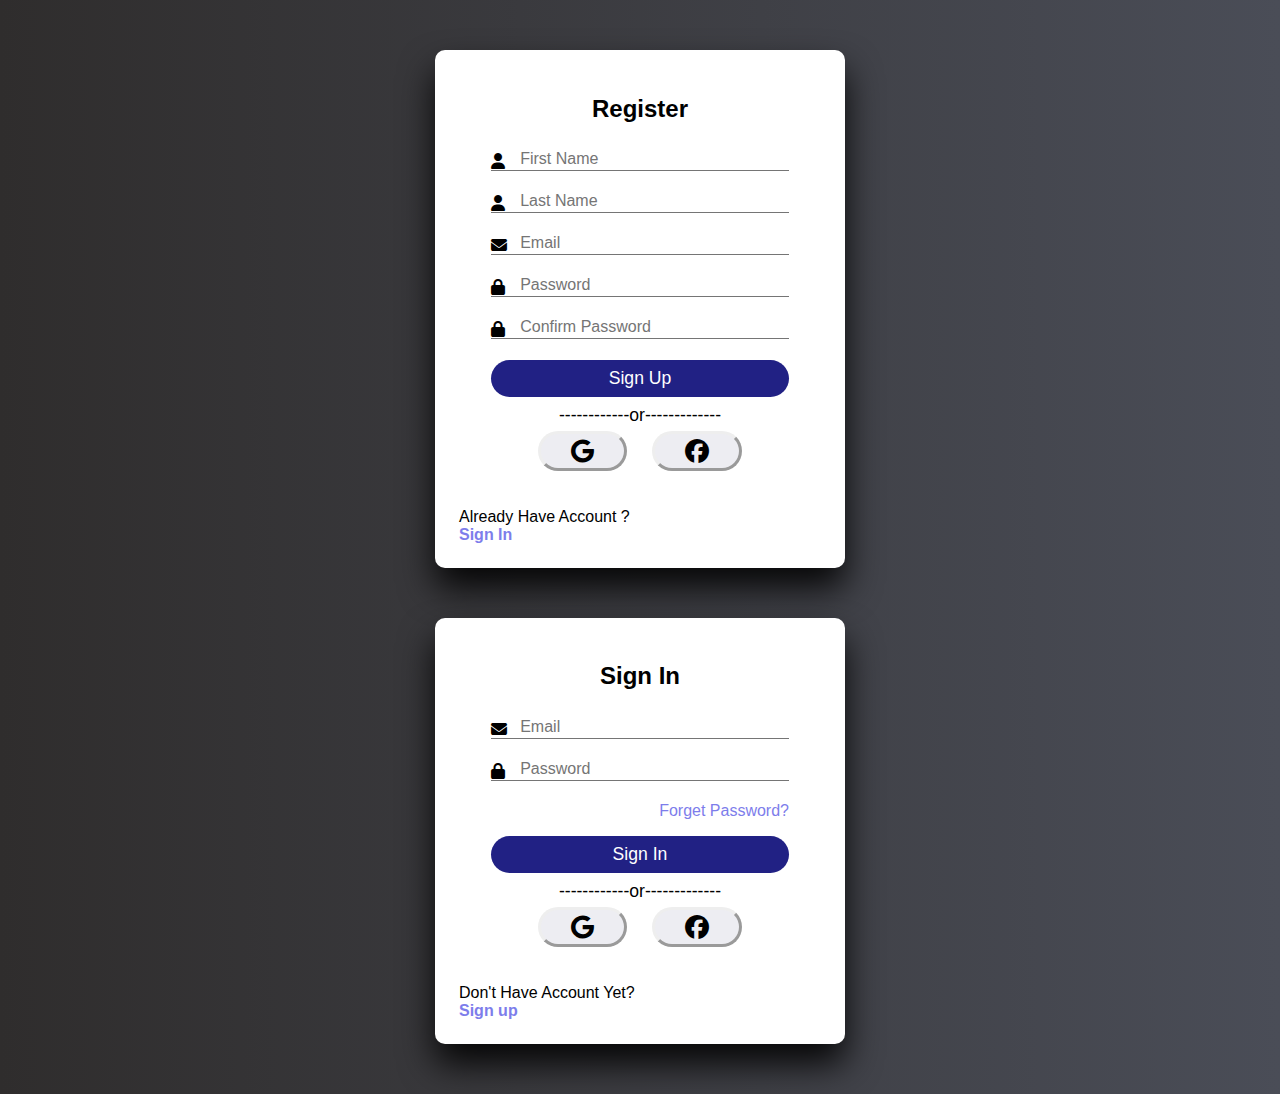
<file: Login & sign up/index.html>
<html>
  <head>
    <title>Register & login</title>
    <link rel="stylesheet" href="https://cdnjs.cloudflare.com/ajax/libs/font-awesome/6.6.0/css/all.min.css">
    <link rel="stylesheet" href="style.css">
  </head>

  <body>
    <div class="container" id="signup">
      <h1 class="form-title">Register</h1>

      <form action="" method="post">

        <div class="input-group">
          <i class="fas fa-user"></i>
          <input type="text" name="first-name" id="first-name" placeholder="First Name" required>
          <label for="first-name">First Name</label>
        </div>

        <div class="input-group">
          <i class="fas fa-user"></i>
          <input type="text" name="last-name" id="last-name" placeholder="Last Name" required>
          <label for="last-name">Last Name</label>
        </div>

        <div class="input-group">
          <i class="fas fa-envelope"></i>
          <input type="email" name="email" id="email" placeholder="Email" required>
          <label for="email">Email</label>
        </div>

        <div class="input-group">
          <i class="fas fa-lock"></i>
          <input type="password" name="password" id="password" placeholder="Password" required>
          <label for="password">Password</label>
        </div>

        <div class="input-group">
          <i class="fas fa-lock"></i>
          <input type="checkpassword" name="checkpassword" id="checkpassword" placeholder="Confirm Password" required>
          <label for="Confirm password">Confirm Password</label>
        </div>

        <input type="submit" class="btn" value="Sign Up" name="signup">
      </form>

      <p class="or">
        ------------or-------------
      </p>

      <div class="icon">
        <i class="fab fa-google"></i>
        <i class="fab fa-facebook"></i>
      </div>

      <div class="links"></div>
        <p>Already Have Account ?</p>
        <button id="signInButton">Sign In</button>
      </div>
    </div>

    <div class="container" id="signin">
      <h1 class="form-title">Sign In</h1>

      <form action="" method="post">

        <div class="input-group">
          <i class="fas fa-envelope"></i>
          <input type="email" name="email" id="email" placeholder="Email" required>
          <label for="email">Email</label>
        </div>

        <div class="input-group">
          <i class="fas fa-lock"></i>
          <input type="password" name="password" id="password" placeholder="Password" required>
          <label for="password">Password</label>
        </div>

        <p class="recover"><a href="#">Forget Password?</a></p>
        <input type="submit" class="btn" value="Sign In" name="signin">
      </form>

      <p class="or">
        ------------or-------------
      </p>

      <div class="icon">
        <i class="fab fa-google"></i>
        <i class="fab fa-facebook"></i>
      </div>

      <div class="links"></div>
        <p>Don't Have Account Yet?</p>
        <button id="signUpButton">Sign up</button>
      </div>

    </div>
    
  </body>
</html>
</file>
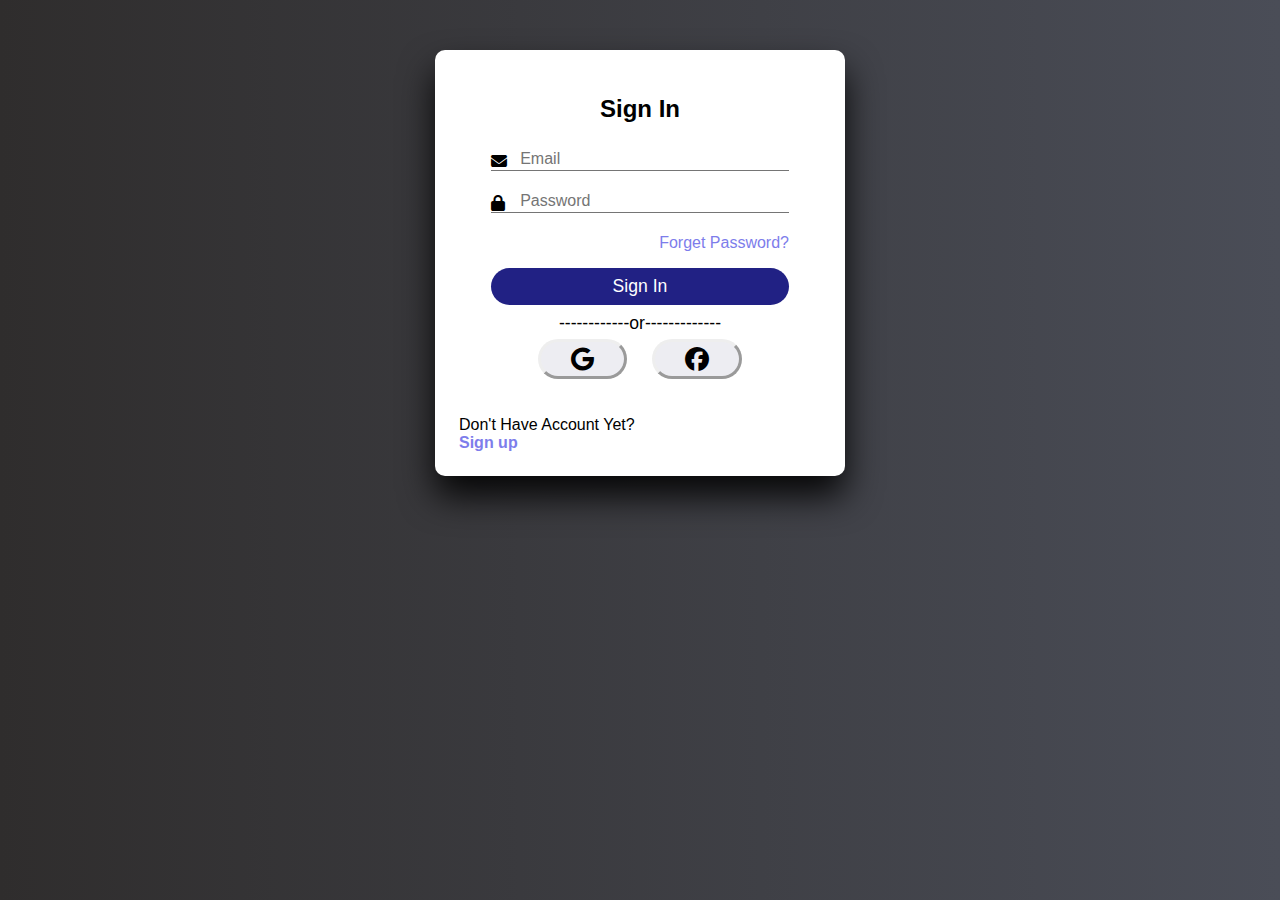
<file: Login & sign up/login.html>
<html>
  <head>
    <title>login</title>
    <link rel="stylesheet" href="https://cdnjs.cloudflare.com/ajax/libs/font-awesome/6.6.0/css/all.min.css">
    <link rel="stylesheet" href="style.css">
  </head>

  <body>
    <div class="container" id="signin">
      <h1 class="form-title">Sign In</h1>

      <form action="" method="post">

        <div class="input-group">
          <i class="fas fa-envelope"></i>
          <input type="email" name="email" id="email" placeholder="Email" required>
          <label for="email">Email</label>
        </div>

        <div class="input-group">
          <i class="fas fa-lock"></i>
          <input type="password" name="password" id="password" placeholder="Password" required>
          <label for="password">Password</label>
        </div>

        <p class="recover"><a href="#">Forget Password?</a></p>
        <input type="submit" class="btn" value="Sign In" name="signin">
      </form>

      <p class="or">
        ------------or-------------
      </p>

      <div class="icon">
        <i class="fab fa-google"></i>
        <i class="fab fa-facebook"></i>
      </div>

      <div class="links"></div>
        <p>Don't Have Account Yet?</p>
        <button id="signUpButton">Sign up</button>
      </div>

    </div>
  </body>
</html>
</file>
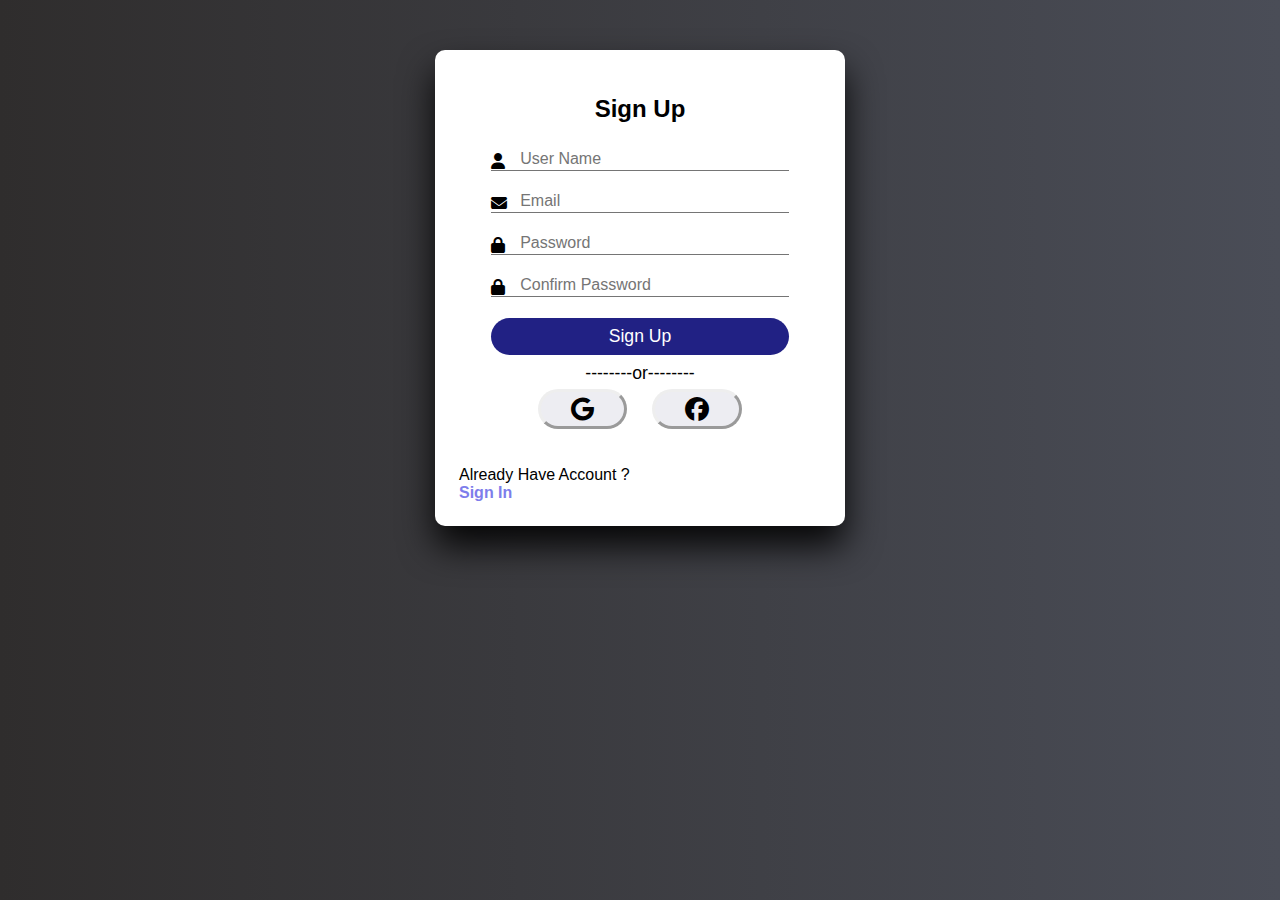
<file: Login & sign up/register.html>
<html>
  <head>
    <title>Register</title>
    <link rel="stylesheet" href="https://cdnjs.cloudflare.com/ajax/libs/font-awesome/6.6.0/css/all.min.css">
    <link rel="stylesheet" href="style.css">
  </head>
  <body>
    <div class="container" id="signup">
      <h1 class="form-title">Sign Up</h1>

      <form action="" method="post">

        <div class="input-group">
          <i class="fas fa-user"></i>
          <input type="text" name="user-name" id="user-name" placeholder="User Name" required>
          <label for="user-name">User Name</label>
        </div>

        <div class="input-group">
          <i class="fas fa-envelope"></i>
          <input type="email" name="email" id="email" placeholder="Email" required>
          <label for="email">Email</label>
        </div>

        <div class="input-group">
          <i class="fas fa-lock"></i>
          <input type="password" name="password" id="password" placeholder="Password" required>
          <label for="password">Password</label>
        </div>

        <div class="input-group">
          <i class="fas fa-lock"></i>
          <input type="password" name="checkpassword" id="checkpassword" placeholder="Confirm Password" required>
          <label for="checkpassword">Confirm Password</label>
        </div>

        <input type="submit" class="btn" value="Sign Up" name="signup">
      </form>

      <p class="or">
        --------or--------
      </p>

      <div class="icon">
        <i class="fab fa-google"></i>
        <i class="fab fa-facebook"></i>
      </div>

      <div class="links"></div>
        <p>Already Have Account ?</p>
        <button id="signInButton">Sign In</button>
      </div>
    </div>
  </body>
</html>
</file>
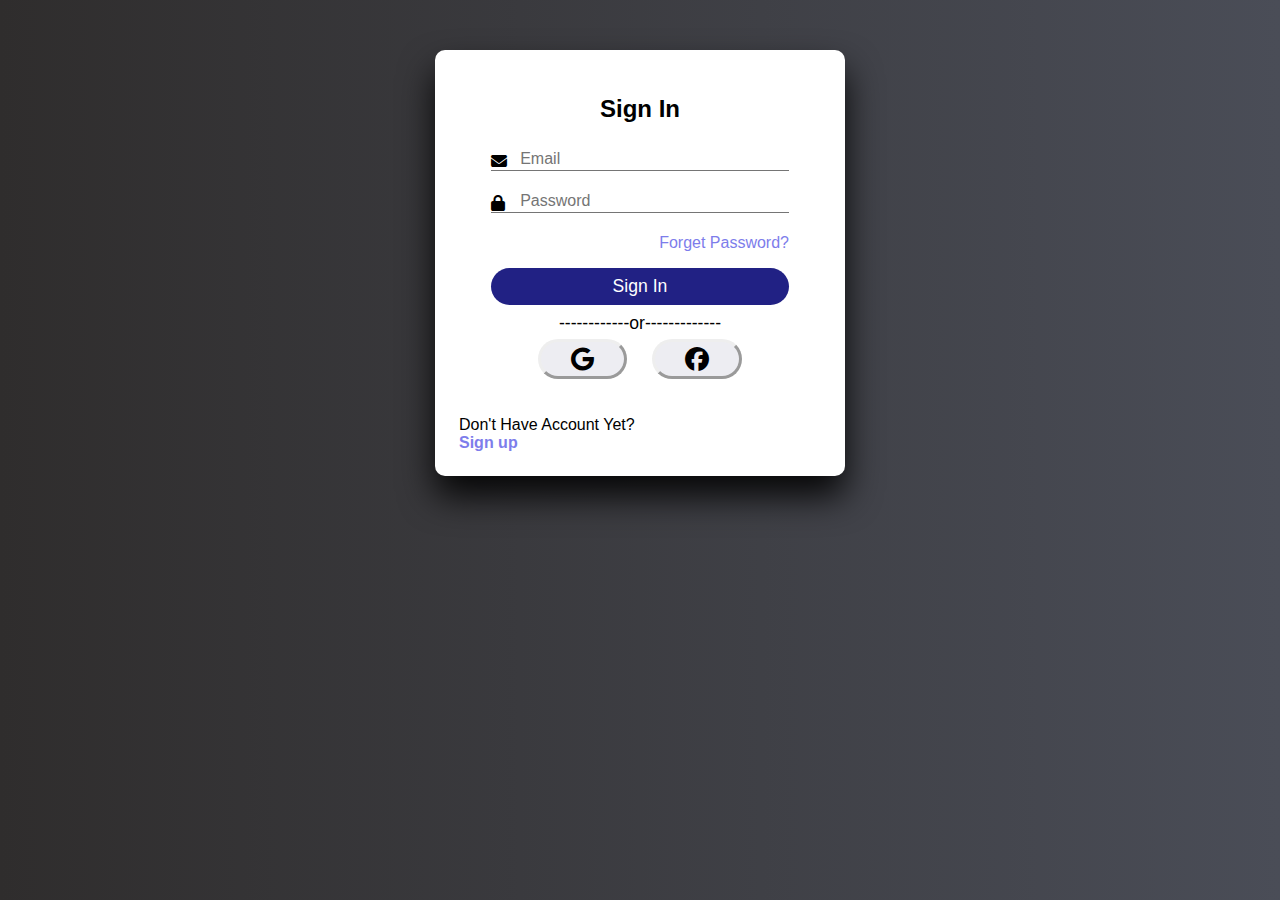
<file: Dilshan/register & sign in/login.html>
<html>
  <head>
    <title>login</title>
    <link rel="stylesheet" href="https://cdnjs.cloudflare.com/ajax/libs/font-awesome/6.6.0/css/all.min.css">
    <link rel="stylesheet" href="styles.css">
  </head>

  <body>
    <div class="container" id="signin">
      <h1 class="form-title">Sign In</h1>

      <form action="login.php" method="post">

        <div class="input-group">
          <i class="fas fa-envelope"></i>
          <input type="email" name="email" id="email" placeholder="Email" required>
          <label for="email">Email</label>
        </div>

        <div class="input-group">
          <i class="fas fa-lock"></i>
          <input type="password" name="password" id="password" placeholder="Password" pattern="(?=.*\d)(?=.*[a-z])(?=.*[A-Z]).{5,10}" required>
          <label for="password">Password</label>
        </div>

        <p class="recover"><a href="#">Forget Password?</a></p>
        <input type="submit" class="btn" value="Sign In" name="signin">
      </form>

      <p class="or">
        ------------or-------------
      </p>

      <div class="icon">
        <i class="fab fa-google"></i>
        <i class="fab fa-facebook"></i>
      </div>

      <div class="links"></div>
        <p>Don't Have Account Yet?</p>
        <button id="signUpButton" name="signUpButton" onclick="window.location.href='../../hansi/userprofile/index.php';">Sign up</button>

      </div>

    </div>
  </body>
</html>
</file>
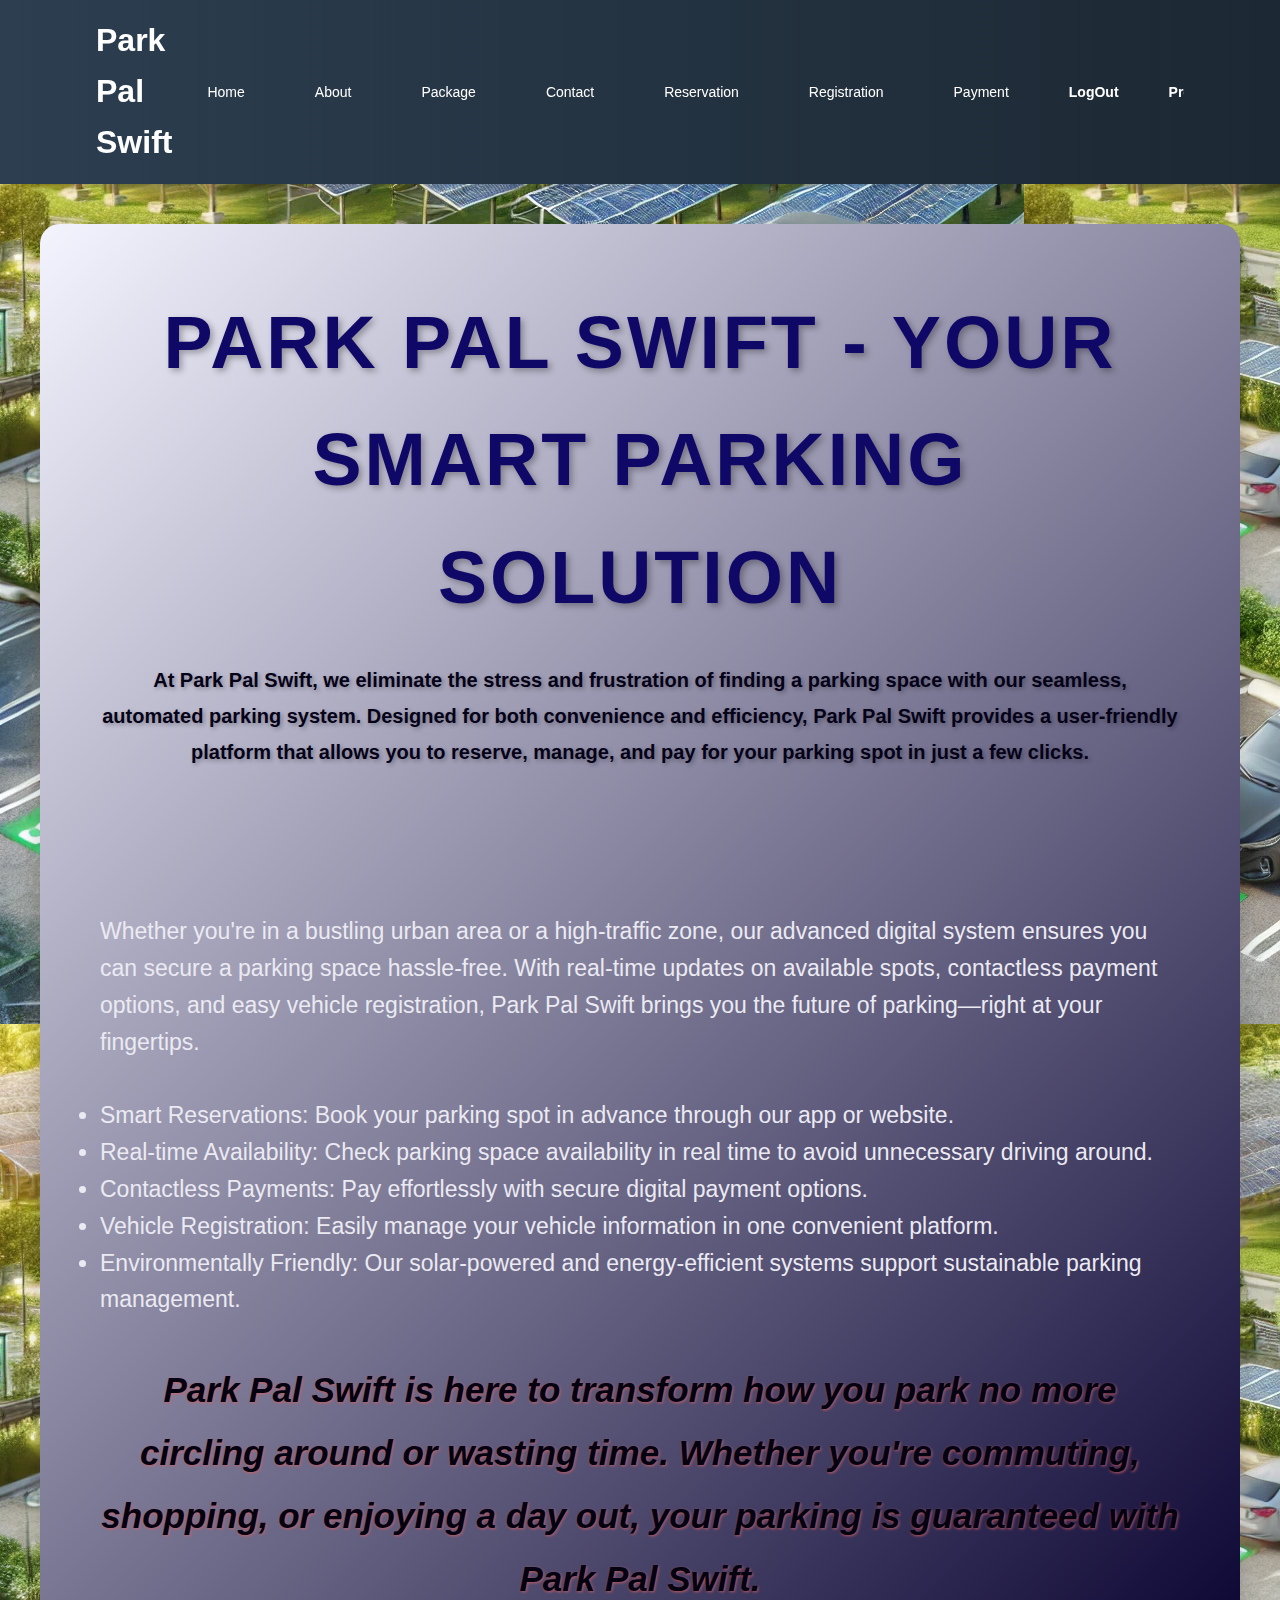
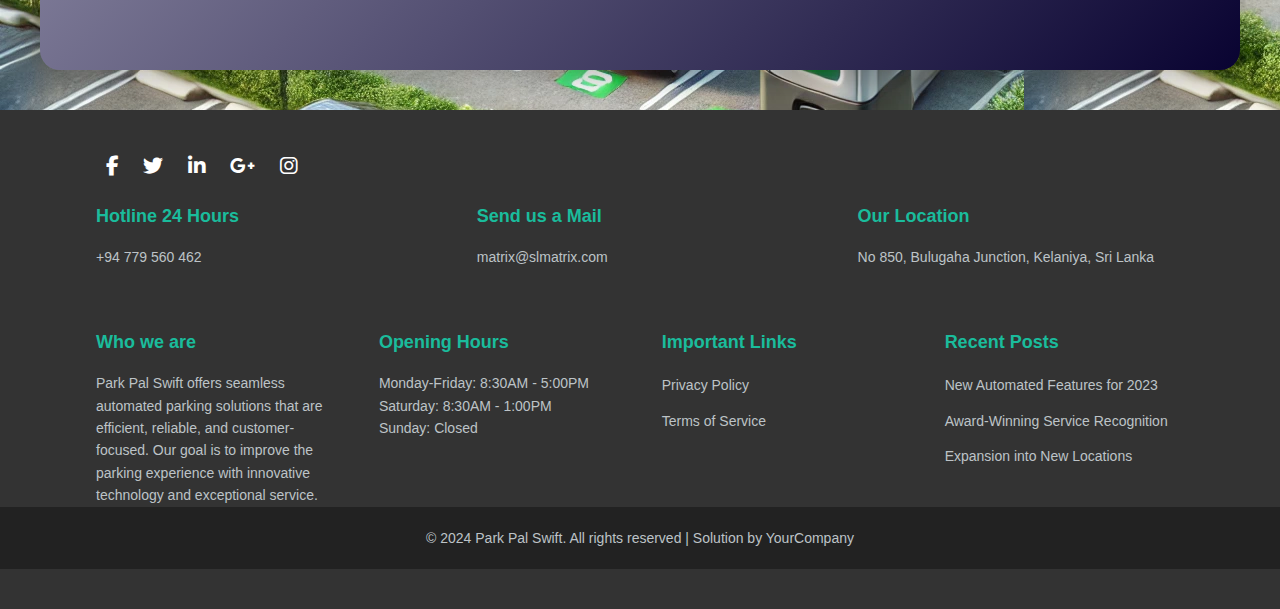
<file: Hansi/home/home.html>
<!DOCTYPE html>
<html>
<head>
    <title>Package Details</title>
    <link rel="stylesheet" href="home.css">
    <link rel="stylesheet" href="https://cdnjs.cloudflare.com/ajax/libs/font-awesome/6.6.0/css/all.min.css">
</head>
<body>
    <header>
        <header class="pps-header">
             <div class="pps-container">
                 <div class="pps-logo">Park Pal Swift</div>
                 <nav class="pps-nav">
                     <ul class="pps-nav-list">
                        <li><a href="../../Hansi/home/home.html" class="pps-nav-link">Home</a></li>
                         <li><a href="../../Imasha/vehicle registration/About.php" class="pps-nav-link">About</a></li>
                         <li><a href="../../Hansi/packages/package.html" class="pps-nav-link">Package</a></li>
                         <li><a href="../../Dilshan/contac us/index.php" class="pps-nav-link">Contact</a></li>
                         <li><a href="../../Uditha/reservation/reservation.php" class="pps-nav-link">Reservation</a></li>
                         <li><a href="../../Imasha/vehicle registration/Register.php" class="pps-nav-link">Registration</a></li>
                         <li><a href="../../Sandun/payment/index.php" class="pps-nav-link">Payment</a></li>
                         <li><a href="../../hansi/userprofile/logout.php" class="pps-nav-btn">LogOut</a></li>
                         <li><a href="../../hansi/userprofile/read.php" class="pps-nav-btn">Profile</a></li>
                     </ul>
                 </nav>
             </div>
     </header>  
      


    <div class="main" id="main">
        <h1> Park Pal Swift - Your Smart Parking Solution </h1>

        <h2>At Park Pal Swift, we eliminate the stress and frustration of finding a parking space with our seamless, automated parking system. Designed for both convenience and efficiency, Park Pal Swift provides a user-friendly platform that allows you to reserve, manage, and pay for your parking spot in just a few clicks.</h2>

        <br/><br/><h2></h2>Whether you're in a bustling urban area or a high-traffic zone, our advanced digital system ensures you can secure a parking space hassle-free. With real-time updates on available spots, contactless payment options, and easy vehicle registration, Park Pal Swift brings you the future of parking—right at your fingertips.</h2>
        <br/><br/>    
        <p class="p1"> <ul>
            <li>Smart Reservations: Book your parking spot in advance through our app or website.</li>
            <li>Real-time Availability: Check parking space availability in real time to avoid unnecessary driving around.</li>
            <li>Contactless Payments: Pay effortlessly with secure digital payment options.</li>
            <li>Vehicle Registration: Easily manage your vehicle information in one convenient platform.</li>
            <li>Environmentally Friendly: Our solar-powered and energy-efficient systems support sustainable parking management.</li>
        </ul>
        </p>  

        <p class="p2">      
        Park Pal Swift is here to transform how you park no more circling around or wasting time. Whether you're commuting, shopping, or enjoying a day out, your parking is guaranteed with Park Pal Swift.
        </p> 
            
           


    </div>

    <footer class="pps-footer-dark">
        <div class="pps-footer-container">
            <div class="pps-footer-social">
                <a href="#"><i class="fab fa-facebook-f"></i></a>
                <a href="#"><i class="fab fa-twitter"></i></a>
                <a href="#"><i class="fab fa-linkedin-in"></i></a>
                <a href="#"><i class="fab fa-google-plus-g"></i></a>
                <a href="#"><i class="fab fa-instagram"></i></a>
            </div>

            <div class="pps-footer-info">
                <div class="pps-footer-item">
                    <h3>Hotline 24 Hours</h3>
                    <p>+94 779 560 462</p>
                </div>
                <div class="pps-footer-item">
                    <h3>Send us a Mail</h3>
                    <p>matrix@slmatrix.com</p>
                </div>
                <div class="pps-footer-item">
                    <h3>Our Location</h3>
                    <p>No 850, Bulugaha Junction, Kelaniya, Sri Lanka</p>
                </div>
            </div>

            <div class="pps-footer-columns">
                <div class="pps-footer-item">
                    <h3>Who we are</h3>
                    <p>Park Pal Swift offers seamless automated parking solutions that are efficient, reliable, and customer-focused. Our goal is to improve the parking experience with innovative technology and exceptional service.</p>
                </div>

                <div class="pps-footer-item">
                    <h3>Opening Hours</h3>
                    <p>Monday-Friday: 8:30AM - 5:00PM</p>
                    <p>Saturday: 8:30AM - 1:00PM</p>
                    <p>Sunday: Closed</p>
                </div>

                <div class="pps-footer-item">
                    <h3>Important Links</h3>
                    <ul>
                        <li><a href="#">Privacy Policy</a></li>
                        <li><a href="#">Terms of Service</a></li>
                    </ul>
                </div>

                <div class="pps-footer-item">
                    <h3>Recent Posts</h3>
                    <ul>
                        <li><a href="#">New Automated Features for 2023</a></li>
                        <li><a href="#">Award-Winning Service Recognition</a></li>
                        <li><a href="#">Expansion into New Locations</a></li>
                    </ul>
                </div>
            </div>
        </div>

        <div class="pps-footer-bottom">
            <p>&copy; 2024 Park Pal Swift. All rights reserved | Solution by YourCompany</p>
        </div>
</footer>

    
</body>
</html>
</file>
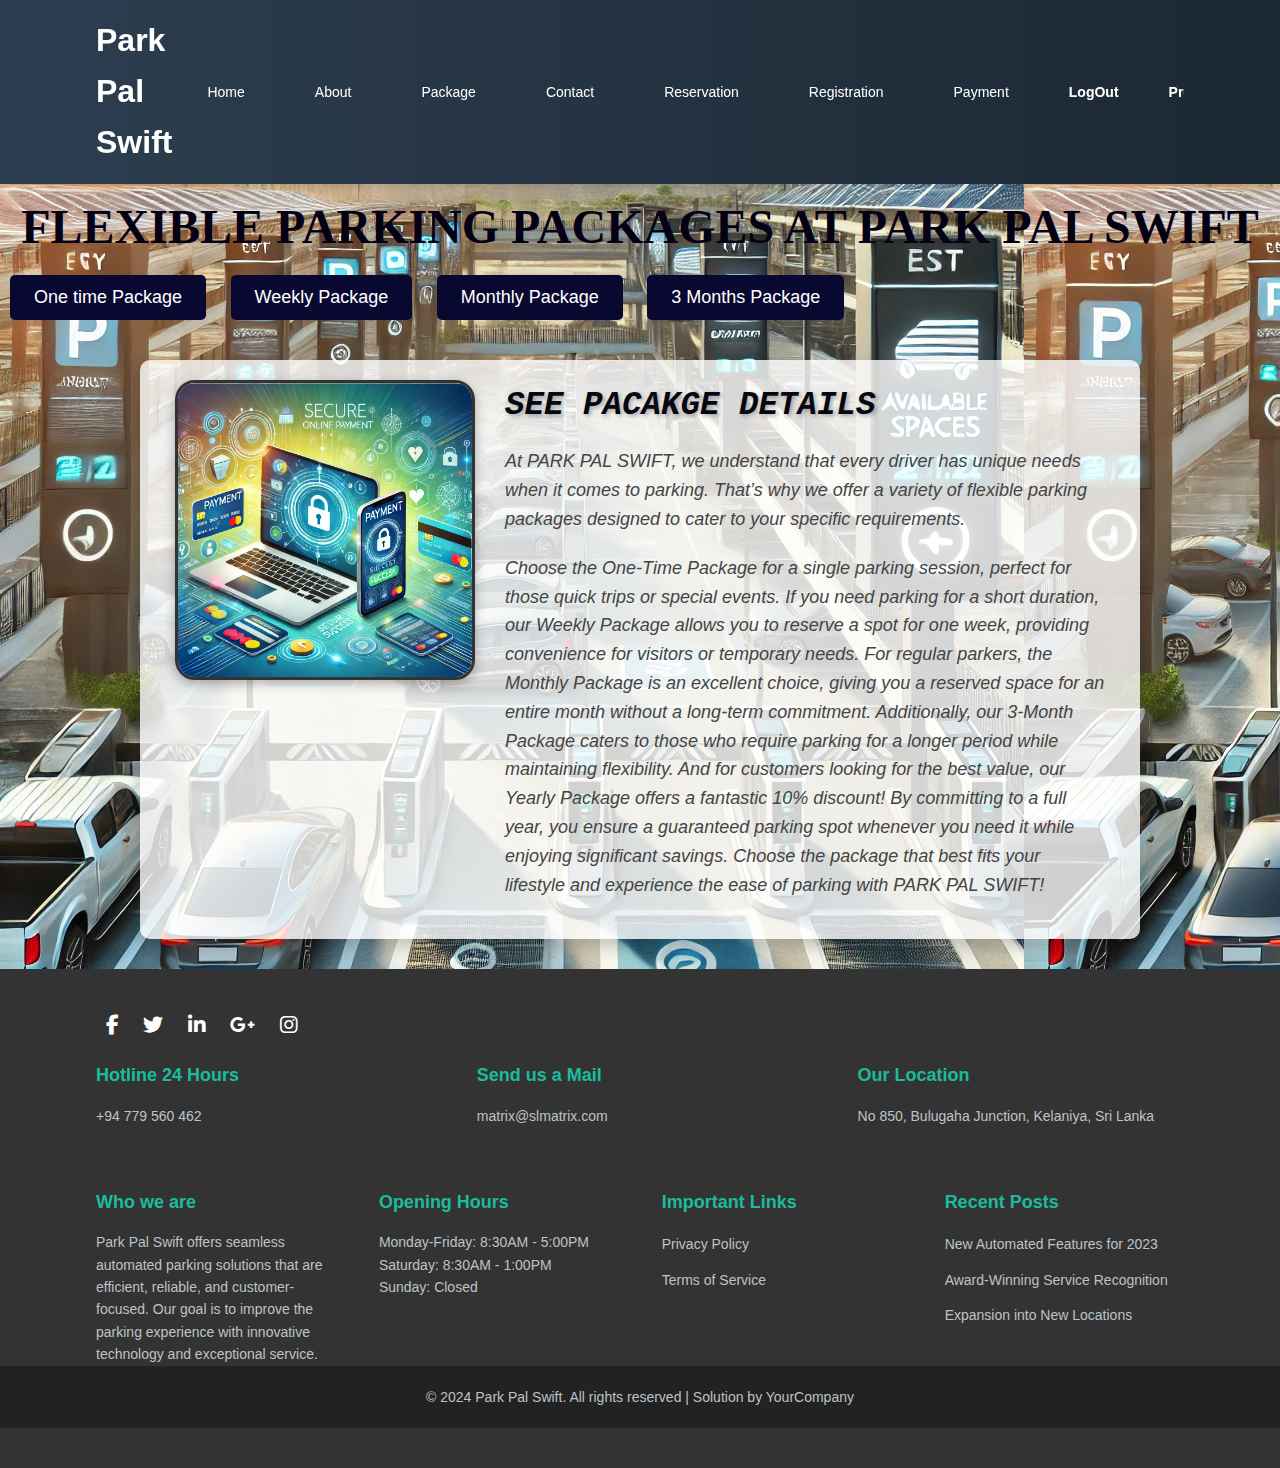
<file: Hansi/packages/package.html>
<!DOCTYPE html>
<html>
<head>
    <title>Package Details</title>
    <link rel="stylesheet" href="styles/STYLES.css">
    <link rel="stylesheet" href="https://cdnjs.cloudflare.com/ajax/libs/font-awesome/6.6.0/css/all.min.css">
    <script src="js/MYSCRIPT.js"></script>
</head>
<body>
   
        <header class="pps-header">
             <div class="pps-container">
                 <div class="pps-logo">Park Pal Swift</div>
                 <nav class="pps-nav">
                     <ul class="pps-nav-list">
                        <li><a href="../../Hansi/home/home.html" class="pps-nav-link">Home</a></li>
                         <li><a href="../../Imasha/vehicle registration/About.php" class="pps-nav-link">About</a></li>
                         <li><a href="../../Hansi/packages/package.html" class="pps-nav-link">Package</a></li>
                         <li><a href="../../Dilshan/contac us/index.php" class="pps-nav-link">Contact</a></li>
                         <li><a href="../../Uditha/reservation/reservation.php" class="pps-nav-link">Reservation</a></li>
                         <li><a href="../../Imasha/vehicle registration/Register.php" class="pps-nav-link">Registration</a></li>
                         <li><a href="../../Sandun/payment/index.php" class="pps-nav-link">Payment</a></li>
                         <li><a href="../../hansi/userprofile/logout.php" class="pps-nav-btn">LogOut</a></li>
                         <li><a href="../../hansi/userprofile/read.php" class="pps-nav-btn">Profile</a></li>
                     </ul>
                 </nav>
             </div>
    </header>  
      
    <h1 id="uph" class="uph">Flexible Parking Packages at PARK PAL SWIFT </h1>
  
        <button class="bttnl" id="one" type="button" onclick="loadData('one')">One time Package</button>
        <button class="bttnl" id="week" type="button" onclick="loadData('week')" >Weekly Package</button>
        <button class="bttnl" id="month" type="button" onclick="loadData('month')" >Monthly Package</button>
        <button class="bttnl" id="3month" type="button" onclick="loadData('3month')">3 Months Package</button>

    <div class="pkg" id="pkg">
        <img src="images/pkg0.webp" alt="Package" class="pkgimg" id="pkgimg">
        <div class="pkgdes" id="pkgdes">
           
            <p class="pkgh" id="pkgh">See Pacakge Details</p>
            <p class="pkgdes1" id="pkgdes1">
                At PARK PAL SWIFT, we understand that every driver has unique needs when it comes to parking. That’s why we offer a variety of flexible parking packages designed to cater to your specific requirements. 
            </p>
            <p class="pkgdes2" id="pkgdes2">
                Choose the One-Time Package for a single parking session, perfect for those quick trips or special events. If you need parking for a short duration, our Weekly Package allows you to reserve a spot for one week, providing convenience for visitors or temporary needs. For regular parkers, the Monthly Package is an excellent choice, giving you a reserved space for an entire month without a long-term commitment. Additionally, our 3-Month Package caters to those who require parking for a longer period while maintaining flexibility. And for customers looking for the best value, our Yearly Package offers a fantastic 10% discount! By committing to a full year, you ensure a guaranteed parking spot whenever you need it while enjoying significant savings. Choose the package that best fits your lifestyle and experience the ease of parking with PARK PAL SWIFT!</p>
        </div>
    </div>

    <footer class="pps-footer-dark">
        <div class="pps-footer-container">
            <div class="pps-footer-social">
                <a href="#"><i class="fab fa-facebook-f"></i></a>
                <a href="#"><i class="fab fa-twitter"></i></a>
                <a href="#"><i class="fab fa-linkedin-in"></i></a>
                <a href="#"><i class="fab fa-google-plus-g"></i></a>
                <a href="#"><i class="fab fa-instagram"></i></a>
            </div>

            <div class="pps-footer-info">
                <div class="pps-footer-item">
                    <h3>Hotline 24 Hours</h3>
                    <p>+94 779 560 462</p>
                </div>
                <div class="pps-footer-item">
                    <h3>Send us a Mail</h3>
                    <p>matrix@slmatrix.com</p>
                </div>
                <div class="pps-footer-item">
                    <h3>Our Location</h3>
                    <p>No 850, Bulugaha Junction, Kelaniya, Sri Lanka</p>
                </div>
            </div>

            <div class="pps-footer-columns">
                <div class="pps-footer-item">
                    <h3>Who we are</h3>
                    <p>Park Pal Swift offers seamless automated parking solutions that are efficient, reliable, and customer-focused. Our goal is to improve the parking experience with innovative technology and exceptional service.</p>
                </div>

                <div class="pps-footer-item">
                    <h3>Opening Hours</h3>
                    <p>Monday-Friday: 8:30AM - 5:00PM</p>
                    <p>Saturday: 8:30AM - 1:00PM</p>
                    <p>Sunday: Closed</p>
                </div>

                <div class="pps-footer-item">
                    <h3>Important Links</h3>
                    <ul>
                        <li><a href="#">Privacy Policy</a></li>
                        <li><a href="#">Terms of Service</a></li>
                    </ul>
                </div>

                <div class="pps-footer-item">
                    <h3>Recent Posts</h3>
                    <ul>
                        <li><a href="#">New Automated Features for 2023</a></li>
                        <li><a href="#">Award-Winning Service Recognition</a></li>
                        <li><a href="#">Expansion into New Locations</a></li>
                    </ul>
                </div>
            </div>
        </div>

        <div class="pps-footer-bottom">
            <p>&copy; 2024 Park Pal Swift. All rights reserved | Solution by YourCompany</p>
        </div>
</footer>

    
</body>
</html>
</file>
<file: Login & sign up/style.css>
*{
  margin:0;
  padding:0;
  box-sizing:border-box;
  font-family:"poppins",sans-serif;
}
body{
  background-color: #0c1224;
  background:linear-gradient(to right,#2f2d2d,#4a4d57);
}
.container{
  background:white;
  width:410px;
  padding:1.5rem;
  margin:50px auto;
  border-radius:10px;
  box-shadow:0 20px 35px rgba(0,0,1,0.9);
}
form{
  margin:0 2rem;
}
.form-title{
  font-size:1.5rem;
  font-weight:bold;
  text-align:center;
  padding:1.3rem;
  margin-bottom:0.4rem;
}
input{
  color:inherit;
  width:100%;
  background-color:transparent;
  border:none;
  border-bottom:1px solid #757575;
  padding-left:1.5rem;
  font-size:15px;
}
.input-group{
  padding:1% 0;
  position: relative;

}
.input-group i{
  position:absolute;
  color:black;
}
input:focus{
  background-color: transparent;
  outline:transparent;
  border-bottom:2px solid hsl(327,90%,28%);
}
input::placeholder{
  color:transparent;
}
label{
  padding: 10px;
  color:#757575;
  position:relative;
  left:1.2em;
  top:-1.3em;
  cursor:auto;
  transition:0.3s ease all;
}
input:focus~label,input:not(:placeholder-shown)~label{
  top:-3em;
  color:hsl(327,90%,28%);
  font-size:15px;
}
.recover{
  text-align:right;
  font-size:1rem;
  margin-bottom:1rem;

}
.recover a{
  text-decoration:none;
  color:rgb(125,125,235);
}
.recover a:hover{
  color:blue;
  text-decoration:underline;
}
.btn{
  font-size:1.1rem;
  padding:8px;
  border-radius:40px;
  outline:none;
  border:none;
  width:100%;
  background:rgb(33, 33, 132);
  color:white;
  cursor:pointer;
  transition:0.9s;
  display: block;
  margin:0 auto;
}
.btn:hover{
  background:#0e0235;
}
.or{
  font-size:1.1rem;
  margin-top:0.5rem;
  text-align:center;
}
.icon{
  text-align:center;
}
.icon i{
  color:rgb(0, 0, 0);
  background-color: #ededf2;
  padding:5px 30px;
  border-radius:100px;
  font-size:1.5rem;
  cursor:pointer;
  border-style: outset;
  margin:5 10px;
  transition:1s;
}
.icon i:hover{
  color: blue;
  font-size:1.6rem;
  border:none;
}
.links{
  display:flex;
  justify-content:space-around;
  padding:0 5rem;
  margin-top:2rem;
  font-weight:bold;
}
button{
  color:rgb(125,125,235);
  border:none;
  background-color:transparent;
  font-size:1rem;
  font-weight:bold;
}
button:hover{
  text-decoration:underline;
  color:blue;
}
</file>
<file: Dilshan/register & sign in/styles.css>
*{
  margin:0;
  padding:0;
  box-sizing:border-box;
  font-family:"poppins",sans-serif;
}
body{
  background-color: #0c1224;
  background:linear-gradient(to right,#2f2d2d,#4a4d57);
}
.container{
  background:white;
  width:410px;
  padding:1.5rem;
  margin:50px auto;
  border-radius:10px;
  box-shadow:0 20px 35px rgba(0,0,1,0.9);
}
form{
  margin:0 2rem;
}
.form-title{
  font-size:1.5rem;
  font-weight:bold;
  text-align:center;
  padding:1.3rem;
  margin-bottom:0.4rem;
}
input{
  color:inherit;
  width:100%;
  background-color:transparent;
  border:none;
  border-bottom:1px solid #757575;
  padding-left:1.5rem;
  font-size:15px;
}
.input-group{
  padding:1% 0;
  position: relative;

}
.input-group i{
  position:absolute;
  color:black;
}
input:focus{
  background-color: transparent;
  outline:transparent;
  border-bottom:2px solid hsl(327,90%,28%);
}
input::placeholder{
  color:transparent;
}
label{
  padding: 10px;
  color:#757575;
  position:relative;
  left:1.2em;
  top:-1.3em;
  cursor:auto;
  transition:0.3s ease all;
}
input:focus~label,input:not(:placeholder-shown)~label{
  top:-3em;
  color:hsl(327,90%,28%);
  font-size:15px;
}
.recover{
  text-align:right;
  font-size:1rem;
  margin-bottom:1rem;

}
.recover a{
  text-decoration:none;
  color:rgb(125,125,235);
}
.recover a:hover{
  color:blue;
  text-decoration:underline;
}
.btn{
  font-size:1.1rem;
  padding:8px;
  border-radius:40px;
  outline:none;
  border:none;
  width:100%;
  background:rgb(33, 33, 132);
  color:white;
  cursor:pointer;
  transition:0.9s;
  display: block;
  margin:0 auto;
}
.btn:hover{
  background:#0e0235;
}
.or{
  font-size:1.1rem;
  margin-top:0.5rem;
  text-align:center;
}
.icon{
  text-align:center;
}
.icon i{
  color:rgb(0, 0, 0);
  background-color: #ededf2;
  padding:5px 30px;
  border-radius:100px;
  font-size:1.5rem;
  cursor:pointer;
  border-style: outset;
  margin:5 10px;
  transition:1s;
}
.icon i:hover{
  color: blue;
  font-size:1.6rem;
  border:none;
}
.links{
  display:flex;
  justify-content:space-around;
  padding:0 5rem;
  margin-top:2rem;
  font-weight:bold;
}
button{
  color:rgb(125,125,235);
  border:none;
  background-color:transparent;
  font-size:1rem;
  font-weight:bold;
}
button:hover{
  text-decoration:underline;
  color:blue;
}
</file>
<file: Hansi/home/home.css>
* {
    margin: 0;
    padding: 0;
    box-sizing: border-box;
}

body {
    font-family: 'Arial', sans-serif;
    line-height: 1.6;
    background-color: #f4f4f4;
    color: #333;
    overflow-x: hidden;
    background-image: url("img4.webp");

}

.pps-container {
    width: 90%;
    margin: auto;
    overflow: hidden;
}
.pps-header {
    background: linear-gradient(90deg, #2C3E50 0%, #1C2833 100%);
    position: sticky;
    top: 0;
    z-index: 1000;
    width: 100%;
    padding: 15px 0;
    margin: 0;
    box-shadow: 0px 2px 10px rgba(0, 0, 0, 0.15);
}

.pps-container {
    width: 85%;
    margin: 0 auto;
    display: flex;
    justify-content: space-between;
    align-items: center;
}

.pps-logo {
    font-size: 32px;
    font-weight: bold;
    color: #fff;
}

.pps-nav {
    display: flex;
}

.pps-nav-list {
    list-style: none;
    margin: 0;
    padding: 0;
    display: flex;
}

.pps-nav-link {
    text-decoration: none;
    color: #fff;
    padding: 10px 25px;
    margin: 0 10px;
    border-radius: 30px;
    font-size: 14px;
    transition: background-color 0.3s ease, color 0.3s ease;
}

.pps-nav-link:hover {
    background-color: #1ABC9C;
    color: #ffffff;
}

.pps-nav-btn {
    
    padding: 10px 25px;
    border-radius: 30px;
    color: #ffffff;
    text-decoration: none;
    font-size: 14px;
    font-weight: bold;
    transition: background-color 0.3s ease;
}


.pps-nav-btn:hover {
    background-color: #C0392B;
}


/* Footer Styles */
.pps-footer-dark {
    background-color: #333;
    color: #fff;
    padding: 40px 0;
    font-family: 'Poppins', sans-serif;
}

.pps-footer-container {
    width: 85%;
    margin: 0 auto;
    display: flex;
    justify-content: space-between;
    flex-wrap: wrap;
}

.pps-footer-social {
    text-align: center;
    margin-bottom: 20px;
}

.pps-footer-social a {
    color: #fff;
    font-size: 20px;
    margin: 0 10px;
    display: inline-block;
    transition: color 0.3s ease;
}

.pps-footer-social a:hover {
    color: #1ABC9C;
}

.pps-footer-info {
    display: flex;
    justify-content: space-between;
    width: 100%;
    margin-bottom: 40px;
}

.pps-footer-info .pps-footer-item {
    width: 30%;
    margin-bottom: 20px;
}

.pps-footer-info h3 {
    font-size: 18px;
    margin-bottom: 10px;
    color: #1ABC9C;
}

.pps-footer-columns {
    display: flex;
    justify-content: space-between;
    flex-wrap: wrap;
}

.pps-footer-item {
    width: 22%;
}

.pps-footer-item h3 {
    font-size: 18px;
    margin-bottom: 15px;
    color: #1ABC9C;
}

.pps-footer-item p {
    font-size: 14px;
    line-height: 1.6;
    color: #BDC3C7;
}

.pps-footer-item ul {
    list-style-type: none;
    padding: 0;
}

.pps-footer-item ul li {
    margin-bottom: 10px;
}

.pps-footer-item ul li a {
    color: #BDC3C7;
    text-decoration: none;
    font-size: 14px;
    transition: color 0.3s ease;
}

.pps-footer-item ul li a:hover {
    color: #1ABC9C;
}

.pps-footer-bottom {
    text-align: center;
    padding: 20px 0;
    background-color: #222;
    font-size: 14px;
    color: #BDC3C7;
}

.pps-footer-bottom a {
    color: #1ABC9C;
    text-decoration: none;
}

.pps-footer-bottom a:hover {
    text-decoration: underline;
}



.main {
    background: linear-gradient(135deg, #f4f4ff, #090331);
    padding: 60px;
    border-radius: 20px;
    box-shadow: 0 12px 24px rgba(0, 0, 0, 0.2);
    color: #ebeaf2;
    text-align: center;
    margin: 40px auto;
    max-width: 1200px;
    transition: all 0.3s ease-in-out;
    text-align: left;
    font-size: 23px;
}

.main:hover {
    transform: translateY(-10px);
    background: linear-gradient(135deg, #7a72ab, #02000e);
    box-shadow: 0 18px 30px rgba(0, 0, 0, 0.4);
}
.main h1 {
    font-size: 3.2em;
    font-weight: 700;
    color: #100866;
    margin-bottom: 25px;
    text-transform: uppercase;
    letter-spacing: 3px;
    text-shadow: 3px 3px 6px rgba(0, 0, 0, 0.3);
    text-align: center;
}

.main h2 {
    font-size: 20px;
    color: #050218;
    margin-bottom: 35px;
    line-height: 1.8;
    text-shadow: 2px 2px 4px rgba(0, 0, 0, 0.3);
    animation: fadeIn 1.5s ease-in;
    text-align: center;
}


.p2 {
    margin-top: 40px;
    font-size: 35px;
    color: #040111;
    font-weight: bolder;
    line-height: 1.8;
    font-style: italic;
    text-shadow: 1px 1px 3px rgba(216, 97, 97, 0.829);
    text-align: center;
}



/* Section Headline */
.uph {
    font-size: 3.5em;
    color: #01021b;
    text-align: center;
    margin-top: 50px;
    font-weight: bold;
    text-transform: uppercase;
    letter-spacing: 3px;
    text-shadow: 2px 2px 4px rgba(0, 0, 0, 0.3);
}
</file>
<file: Hansi/packages/styles/STYLES.css>
* {
    margin: 0;
    padding: 0;
    box-sizing: border-box;
}

body {
    font-family: 'Arial', sans-serif;
    line-height: 1.6;
    background-color: #f4f4f4;
    color: #333;
    overflow-x: hidden;
    background-image: url("../images/pkgbk.webp");

}

.pps-container {
    width: 90%;
    margin: auto;
    overflow: hidden;
}
.pps-header {
    background: linear-gradient(90deg, #2C3E50 0%, #1C2833 100%);
    position: sticky;
    top: 0;
    z-index: 1000;
    width: 100%;
    padding: 15px 0;
    margin: 0;
    box-shadow: 0px 2px 10px rgba(0, 0, 0, 0.15);
}

.pps-container {
    width: 85%;
    margin: 0 auto;
    display: flex;
    justify-content: space-between;
    align-items: center;
}

.pps-logo {
    font-size: 32px;
    font-weight: bold;
    color: #fff;
    text-align: left;

}

.pps-nav {
    display: flex;
}

.pps-nav-list {
    list-style: none;
    margin: 0;
    padding: 0;
    display: flex;
}

.pps-nav-link {
    text-decoration: none;
    color: #fff;
    padding: 10px 25px;
    margin: 0 10px;
    border-radius: 30px;
    font-size: 14px;
    transition: background-color 0.3s ease, color 0.3s ease;
}

.pps-nav-link:hover {
    background-color: #1ABC9C;
    color: #ffffff;
}

.pps-nav-btn {
    
    padding: 10px 25px;
    border-radius: 30px;
    color: #ffffff;
    text-decoration: none;
    font-size: 14px;
    font-weight: bold;
    transition: background-color 0.3s ease;
}


.pps-nav-btn:hover {
    background-color: #C0392B;
}


/* Footer Styles */
.pps-footer-dark {
    background-color: #333;
    color: #fff;
    padding: 40px 0;
    font-family: 'Poppins', sans-serif;
}

.pps-footer-container {
    width: 85%;
    margin: 0 auto;
    display: flex;
    justify-content: space-between;
    flex-wrap: wrap;
}

.pps-footer-social {
    text-align: center;
    margin-bottom: 20px;
}

.pps-footer-social a {
    color: #fff;
    font-size: 20px;
    margin: 0 10px;
    display: inline-block;
    transition: color 0.3s ease;
}

.pps-footer-social a:hover {
    color: #1ABC9C;
}

.pps-footer-info {
    display: flex;
    justify-content: space-between;
    width: 100%;
    margin-bottom: 40px;
}

.pps-footer-info .pps-footer-item {
    width: 30%;
    margin-bottom: 20px;
}

.pps-footer-info h3 {
    font-size: 18px;
    margin-bottom: 10px;
    color: #1ABC9C;
}

.pps-footer-columns {
    display: flex;
    justify-content: space-between;
    flex-wrap: wrap;
}

.pps-footer-item {
    width: 22%;
}

.pps-footer-item h3 {
    font-size: 18px;
    margin-bottom: 15px;
    color: #1ABC9C;
}

.pps-footer-item p {
    font-size: 14px;
    line-height: 1.6;
    color: #BDC3C7;
}

.pps-footer-item ul {
    list-style-type: none;
    padding: 0;
}

.pps-footer-item ul li {
    margin-bottom: 10px;
}

.pps-footer-item ul li a {
    color: #BDC3C7;
    text-decoration: none;
    font-size: 14px;
    transition: color 0.3s ease;
}

.pps-footer-item ul li a:hover {
    color: #1ABC9C;
}

.pps-footer-bottom {
    text-align: center;
    padding: 20px 0;
    background-color: #222;
    font-size: 14px;
    color: #BDC3C7;
}

.pps-footer-bottom a {
    color: #1ABC9C;
    text-decoration: none;
}

.pps-footer-bottom a:hover {
    text-decoration: underline;
}



/* Package  Styling */
#uph {
    font-family: 'Times New Roman', Times, serif;
    color: rgb(5, 1, 21);
    font-weight: bold;
    text-align: center;
    font-size: 3em;
    margin-top: 5px; 
    text-transform: uppercase;
}

.bttnl {
    font-size: 18px;
    font-family: 'Segoe UI', sans-serif;
    background-color: rgb(9, 8, 49);
    color: white;
    padding: 12px 24px;
    border: none;
    border-radius: 5px;
    margin: 10px;
    cursor: pointer;
    transition: background-color 0.3s ease-in-out;
}

.bttnl:hover {
    background-color: rgb(2, 0, 14);
}

.pkg {
    display: flex;
    align-items: flex-start;
    justify-content: space-around;
    margin: 30px auto;
    max-width: 1000px;
    background-color: rgba(255, 255, 255, 0.8);
    border-radius: 10px;
    padding: 20px;
    box-shadow: 0px 8px 16px rgba(0, 0, 0, 0.2);
}

.pkgimg {
    width: 300px;
    height: 300px;
    border: 3px solid #333;
    border-radius: 20px;
    object-fit: cover;
    box-shadow: 0px 4px 12px rgba(0, 0, 0, 0.3);
}

.pkgdes {
    max-width: 600px;
    font-style: italic;
    font-weight: bold;
    color: #333;
    line-height: 1.6;
}

.pkgh {
    font-size: 2.5em;
    font-family: monospace;
    color: rgb(7, 7, 18);
    text-transform: uppercase;
    margin-bottom: 15px;
    text-shadow: 2px 2px 4px rgba(0, 0, 0, 0.3);
}

.pkgdes1, .pkgdes2 {
    font-size: 18px;
    margin-bottom: 20px;
    font-weight: normal;
    color: #444;
}

ul {
    padding-left: 20px;
    list-style: disc;
}

.hori {
    border: 1px solid #DB7093;
    margin: 30px 0;
}



*{
    margin: 0;
}
</file>
